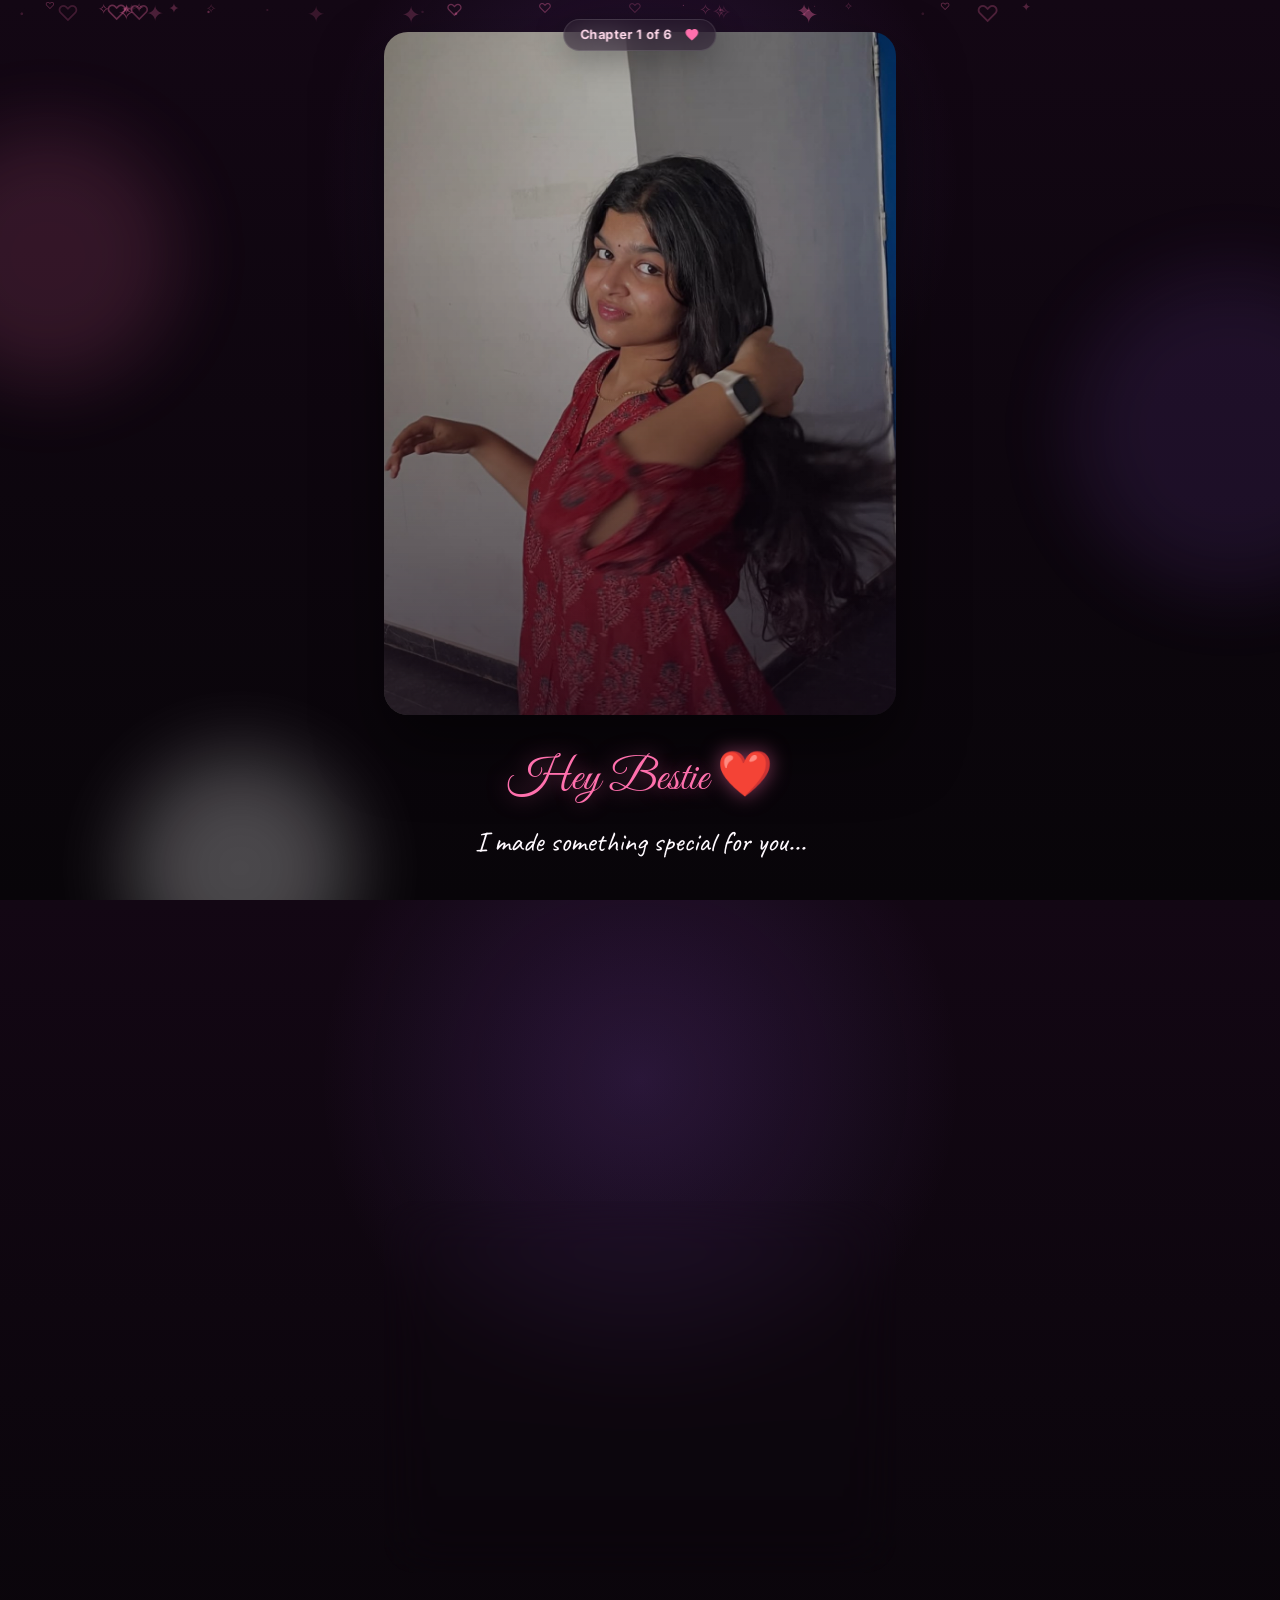
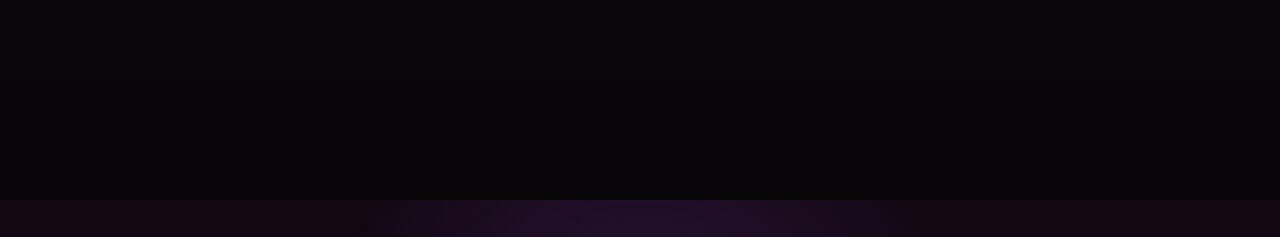
<file: index.html>
<!DOCTYPE html>
<html lang="en">
  <head>
    <meta charset="UTF-8" />
    <meta name="viewport" content="width=device-width, initial-scale=1.0" />
    <meta
      name="description"
      content="I made something for you - A handcrafted emotional birthday gift journey."
    />
    <title>I Made Something For You ❤️</title>
    <link rel="preconnect" href="https://fonts.googleapis.com" />
    <link rel="preconnect" href="https://fonts.gstatic.com" crossorigin />
    <link
      href="https://fonts.googleapis.com/css2?family=Caveat:wght@500;600;700&family=Great+Vibes&family=Inter:wght@400;500;600;700;800&display=swap"
      rel="stylesheet"
    />
    <link rel="stylesheet" href="css/shared.css" />
    <link rel="stylesheet" href="css/invitation.css" />
  </head>
  <body class="is-dark">
    <main class="journey" data-chapter="1">
      <section class="opening-level" aria-label="Birthday opening">
        <!-- Portrait Section -->
        <div class="portrait-section" id="portraitSection">
          <div class="portrait-container">
            <img id="portraitImage" src="" alt="Birthday portrait" class="portrait-photo" />
            <div class="portrait-overlay"></div>
          </div>
          <div class="opening-messages" id="openingMessages">
            <p class="message-line" id="message1"></p>
            <p class="message-line" id="message2"></p>
            <p class="message-line scroll-hint" id="message3"></p>
          </div>
        </div>

        <!-- Password Section (revealed on scroll) -->
        <div class="password-section" id="passwordSection" aria-hidden="true">
          <div class="password-card">
            <p class="password-kicker">A little secret before we begin...</p>
            <h2>Enter your birthday to unlock this surprise ❤️</h2>
            
            <div class="password-input-group">
              <input 
                type="text" 
                id="passwordInput" 
                class="password-input" 
                placeholder="Enter the secret..." 
                maxlength="10"
                aria-label="Enter your birthday"
              />
              <button id="submitPassword" class="primary-button" type="button">
                Unlock
              </button>
            </div>
            
            <p id="passwordMessage" class="password-message"></p>
          </div>
        </div>
      </section>
    </main>

    <script src="js/config.js"></script>
    <script src="js/shared.js"></script>
    <script src="js/invitation.js"></script>
  </body>
</html>
</file>
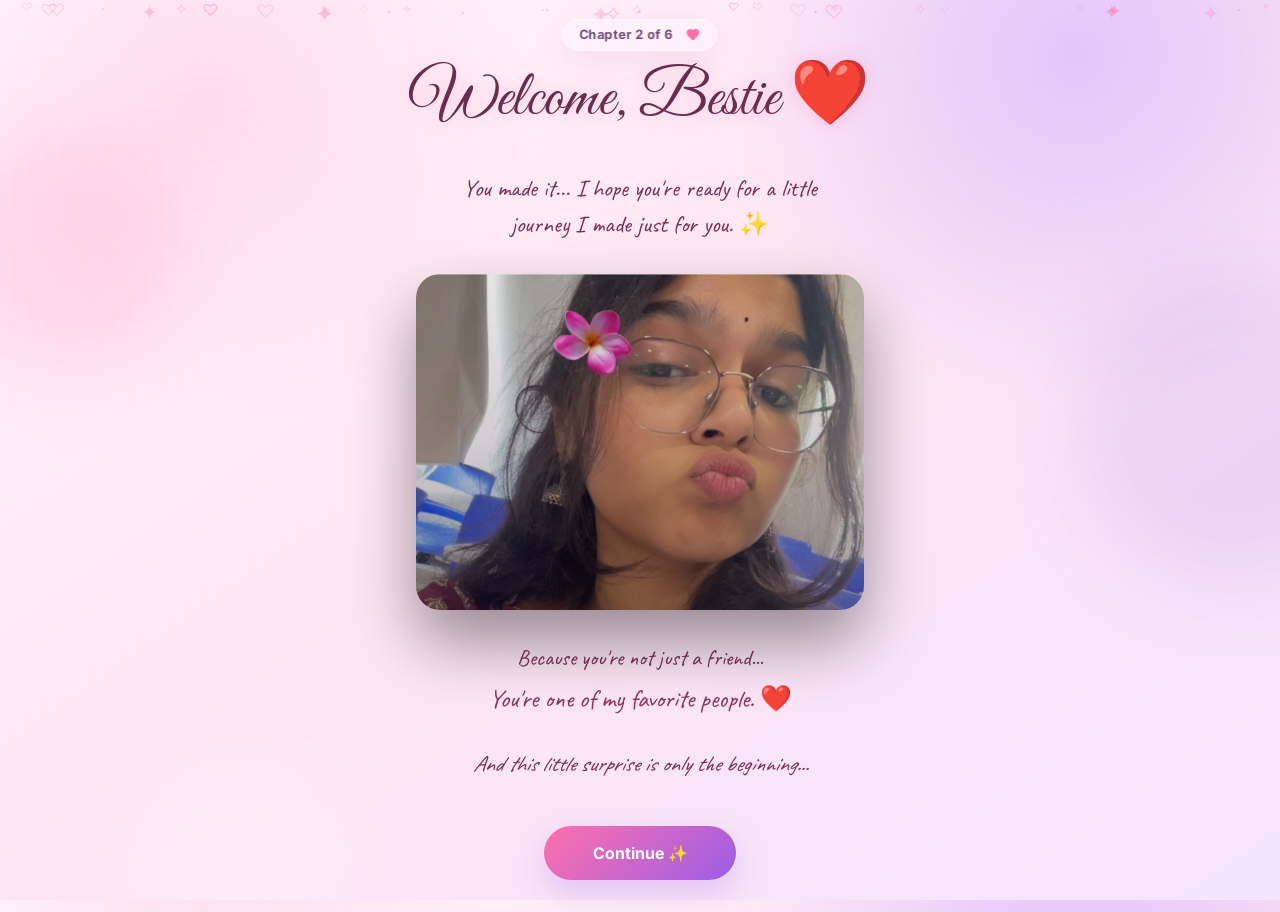
<file: gift.html>
<!DOCTYPE html>
<html lang="en">
  <head>
    <meta charset="UTF-8" />
    <meta name="viewport" content="width=device-width, initial-scale=1.0" />
    <meta
      name="description"
      content="A warm welcome to your birthday surprise journey."
    />
    <title>Chapter 2: Welcome ❤️</title>
    <link rel="preconnect" href="https://fonts.googleapis.com" />
    <link rel="preconnect" href="https://fonts.gstatic.com" crossorigin />
    <link
      href="https://fonts.googleapis.com/css2?family=Caveat:wght@500;600;700&family=Great+Vibes&family=Inter:wght@400;500;600;700;800&display=swap"
      rel="stylesheet"
    />
    <link rel="stylesheet" href="css/shared.css" />
    <link rel="stylesheet" href="css/gift.css" />
  </head>
  <body>
    <main class="journey" data-chapter="2">
      <section class="welcome-level" aria-label="Welcome message">
        <div class="welcome-container">
          <div class="welcome-content">
            <h1 id="welcomeHeading" class="welcome-heading"></h1>
            <p id="welcomeMessage" class="welcome-message"></p>
            
            <div class="welcome-photo-card">
              <img id="welcomePhoto" src="" alt="Welcome photo" class="welcome-photo" />
              <div class="photo-overlay"></div>
            </div>
            
            <div class="welcome-subtext">
              <p id="subtext1" class="subtext-line"></p>
              <p id="subtext2" class="subtext-line"></p>
            </div>
            
            <p id="secondaryMessage" class="secondary-message"></p>
            
            <button id="continueButton" class="primary-button welcome-button" type="button">
              <span id="buttonText"></span>
            </button>
          </div>
        </div>
      </section>
    </main>

    <script src="js/config.js"></script>
    <script src="js/shared.js"></script>
    <script src="js/gift.js"></script>
  </body>
</html>
</file>
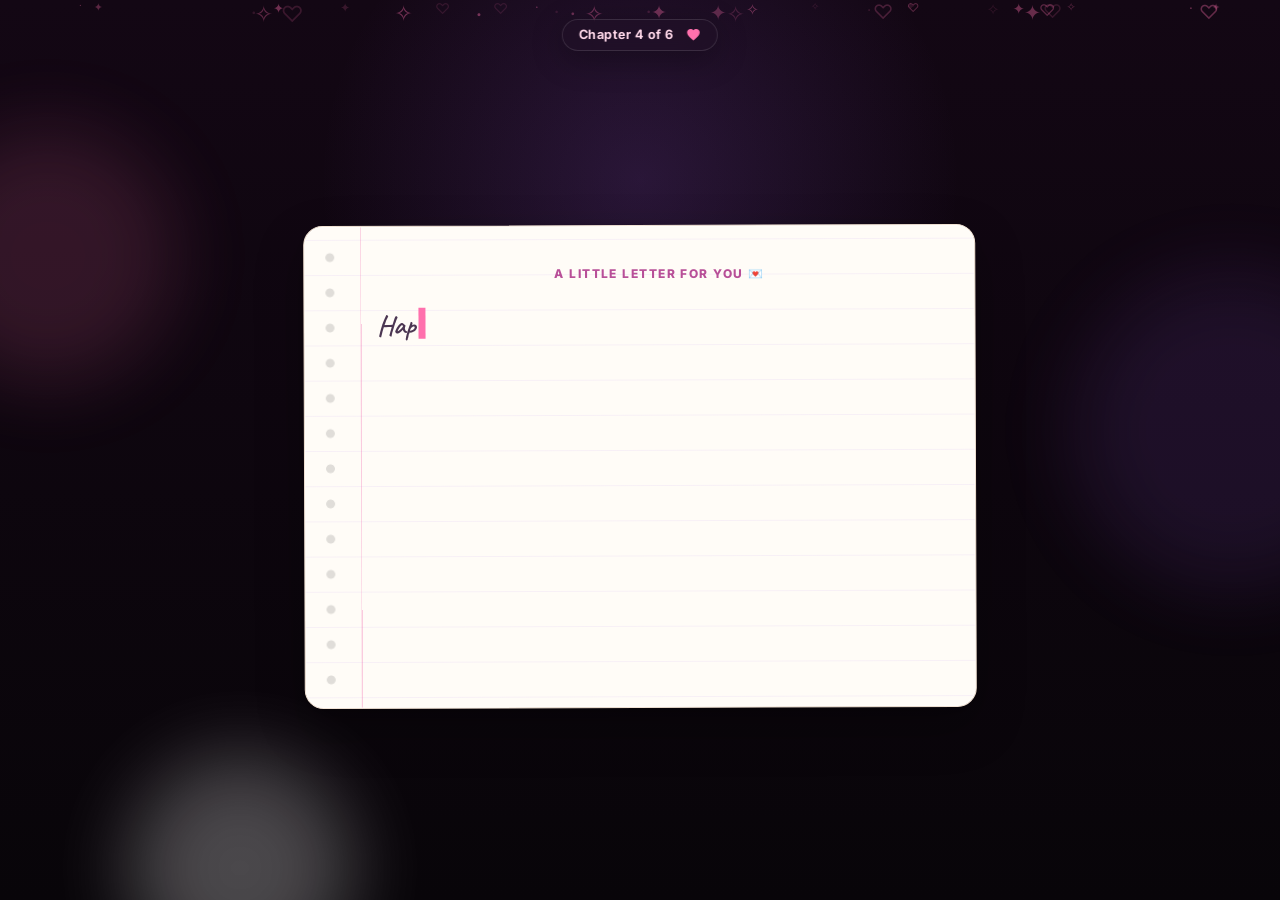
<file: letter.html>
<!DOCTYPE html>
<html lang="en">
  <head>
    <meta charset="UTF-8" />
    <meta name="viewport" content="width=device-width, initial-scale=1.0" />
    <meta
      name="description"
      content="A handwritten birthday letter to my favorite person."
    />
    <title>Chapter 4: The Letter 💌</title>
    <link rel="preconnect" href="https://fonts.googleapis.com" />
    <link rel="preconnect" href="https://fonts.gstatic.com" crossorigin />
    <link
      href="https://fonts.googleapis.com/css2?family=Caveat:wght@500;600;700&family=Great+Vibes&family=Inter:wght@400;500;600;700;800&display=swap"
      rel="stylesheet"
    />
    <link rel="stylesheet" href="css/shared.css" />
    <link rel="stylesheet" href="css/letter.css" />
  </head>
  <body class="is-dark">
    <main class="journey" data-chapter="4">
      <section class="letter-level" aria-label="Birthday letter">
        <div class="letter-shell">
          <div class="paper-card">
            <p id="letterHeading" class="letter-heading"></p>
            <p id="typedLetter" class="typed-letter"></p>
            <span id="letterSignature" class="letter-signature"></span>
            
            <button id="surpriseButton" class="primary-button paper-button" type="button" style="display: inline-flex; align-items: center; justify-content: center;">
              Open the Surprise 
              <svg viewBox="0 0 24 24" fill="currentColor" style="width: 1.25rem; height: 1.25rem; margin-left: 0.4rem; display: inline-block; vertical-align: middle;"><path d="M20 6h-2.18c.11-.31.18-.65.18-1 0-1.66-1.34-3-3-3-1.05 0-1.96.54-2.5 1.35l-.5.67-.5-.67C10.96 2.54 10.05 2 9 2 7.34 2 6 3.34 6 5c0 .35.07.69.18 1H4c-1.11 0-1.99.89-1.99 2L2 19c0 1.11.89 2 2 2h16c1.11 0 2-.89 2-2V8c0-1.11-.89-2-2-2zm-5-2c.55 0 1 .45 1 1s-.45 1-1 1-1-.45-1-1 .45-1 1-1zM9 4c.55 0 1 .45 1 1s-.45 1-1 1-1-.45-1-1 .45-1 1-1zm11 15H4V8h16v11zM11 9.5h2V18h-2zM5.5 12h13v2h-13z"/></svg>
            </button>
          </div>
        </div>
      </section>
    </main>

    <script src="js/config.js"></script>
    <script src="js/shared.js"></script>
    <script src="js/letter.js"></script>
  </body>
</html>
</file>
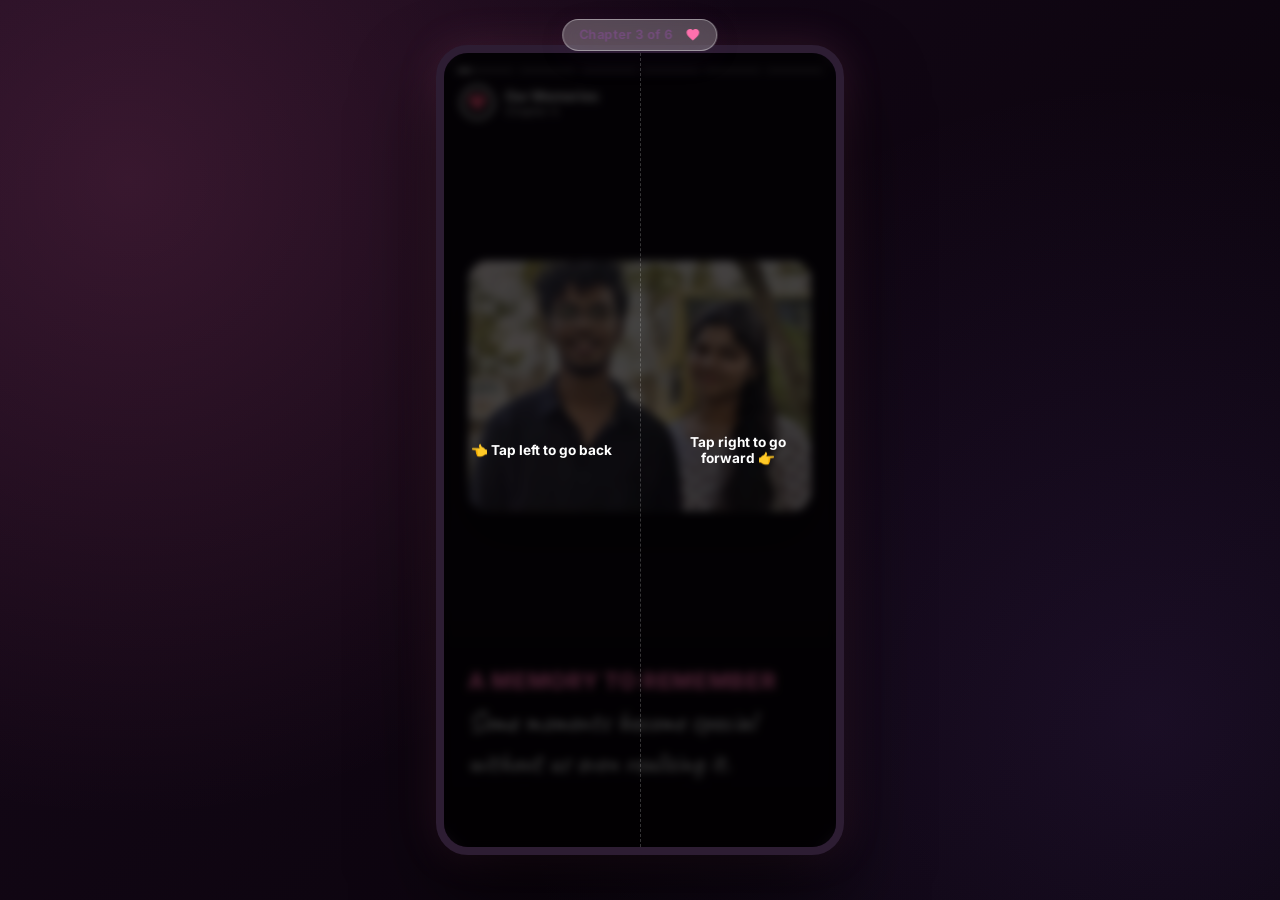
<file: story.html>
<!DOCTYPE html>
<html lang="en">
  <head>
    <meta charset="UTF-8" />
    <meta name="viewport" content="width=device-width, initial-scale=1.0" />
    <meta
      name="description"
      content="Our memories together - A friendship journey through special moments."
    />
    <title>Chapter 3: Our Memories ❤️</title>
    <link rel="preconnect" href="https://fonts.googleapis.com" />
    <link rel="preconnect" href="https://fonts.gstatic.com" crossorigin />
    <link
      href="https://fonts.googleapis.com/css2?family=Caveat:wght@500;600;700&family=Great+Vibes&family=Inter:wght@400;500;600;700;800&display=swap"
      rel="stylesheet"
    />
    <link rel="stylesheet" href="css/shared.css" />
    <link rel="stylesheet" href="css/story.css" />
  </head>
  <body>
    <main class="journey" data-chapter="3">
      <section class="story-level" aria-label="Our story timeline">
        
        <!-- Premium Instagram-Style Stories Container -->
        <div class="stories-viewer" id="storiesViewer">
          
          <!-- Segmented progress bars at the top -->
          <div class="progress-bar-container" id="progressBarContainer"></div>

          <!-- Header overlay (User Profile details) -->
          <div class="stories-header">
            <div class="profile-group">
              <div class="avatar-circle" style="color: #ff527c; display: flex; align-items: center; justify-content: center; background: rgba(255, 255, 255, 0.08); border-radius: 50%;"><svg viewBox="0 0 24 24" fill="currentColor" style="width: 1.3rem; height: 1.3rem;"><path d="M12 21.35l-1.45-1.32C5.4 15.36 2 12.28 2 8.5 2 5.42 4.42 3 7.5 3c1.74 0 3.41.81 4.5 2.09C13.09 3.81 14.76 3 16.5 3 19.58 3 22 5.42 22 8.5c0 3.78-3.4 6.86-8.55 11.54L12 21.35z"/></svg></div>
              <div class="profile-text">
                <span class="profile-name">Our Memories</span>
                <span class="profile-subtitle">Chapter 3</span>
              </div>
            </div>
            <button id="musicToggleBtn" class="mute-btn" type="button" aria-label="Mute or unmute music">
              <svg id="musicIcon" width="20" height="20" viewBox="0 0 24 24" fill="currentColor">
                <path d="M12 3v10.55c-.59-.34-1.27-.55-2-.55-2.21 0-4 1.79-4 4s1.79 4 4 4 4-1.79 4-4V7h4V3h-6z"/>
              </svg>
            </button>
          </div>

          <!-- Slide Content Area -->
          <div class="slides-wrapper" id="slidesWrapper"></div>

          <!-- Gesture Navigation Overlay (Left & Right tap zones) -->
          <div class="nav-tap-zones">
            <div class="tap-zone left-zone" id="tapLeft" role="button" aria-label="Previous slide"></div>
            <div class="tap-zone right-zone" id="tapRight" role="button" aria-label="Next slide"></div>
          </div>

          <!-- Tutorial Helper (Fades out after 2.5 seconds) -->
          <div class="stories-tutorial" id="storiesTutorial">
            <div class="tut-instruction left-tut">👈 Tap left to go back</div>
            <div class="tut-instruction right-tut">Tap right to go forward 👉</div>
          </div>
        </div>

      </section>
    </main>

    <script src="js/config.js"></script>
    <script src="js/shared.js"></script>
    <script src="js/story.js"></script>
  </body>
</html>
</file>
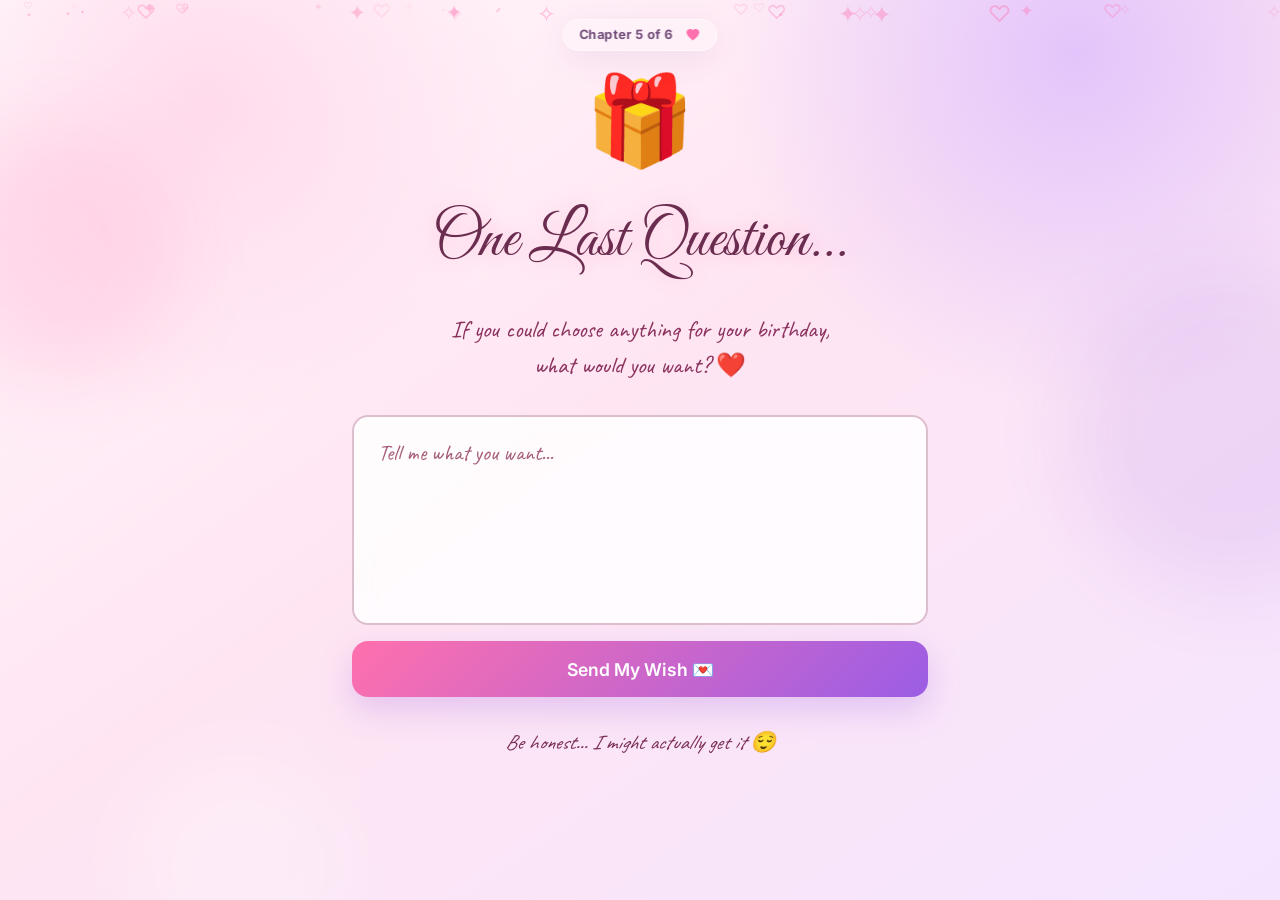
<file: surprise.html>
<!DOCTYPE html>
<html lang="en">
  <head>
    <meta charset="UTF-8" />
    <meta name="viewport" content="width=device-width, initial-scale=1.0" />
    <meta
      name="description"
      content="A birthday gift request - tell me what you want for your birthday."
    />
    <title>Chapter 5: Birthday Gift Request 🎁</title>
    <link rel="preconnect" href="https://fonts.googleapis.com" />
    <link rel="preconnect" href="https://fonts.gstatic.com" crossorigin />
    <link
      href="https://fonts.googleapis.com/css2?family=Caveat:wght@500;600;700&family=Great+Vibes&family=Inter:wght@400;500;600;700;800&display=swap"
      rel="stylesheet"
    />
    <link rel="stylesheet" href="css/shared.css" />
    <link rel="stylesheet" href="css/surprise.css" />
  </head>
  <body>
    <main class="journey" data-chapter="5">
      <section class="surprise-level" aria-label="Birthday gift request">
        <div class="gift-request-container">
          <div class="gift-icon">🎁</div>
          
          <h2 class="request-heading">One Last Question...</h2>
          
          <p class="request-subtitle">
            If you could choose anything for your birthday,<br>
            what would you want? ❤️
          </p>
          
          <form id="giftRequestForm" class="gift-request-form">
            <textarea 
              id="wishInput" 
              name="wish" 
              class="wish-textarea" 
              placeholder="Tell me what you want..."
              rows="5"
              aria-label="Your birthday wish"
              required
            ></textarea>
            
            <button type="submit" class="primary-button submit-wish-button">
              Send My Wish 💌
            </button>
          </form>
          
          <p class="request-note">Be honest... I might actually get it 😌</p>
          
          <!-- Success message (hidden by default) -->
          <div id="successMessage" class="success-message" aria-live="polite">
            <p class="success-title">Wish received! ❤️</p>
            <p class="success-subtitle">I'll keep that in mind... 🎁</p>
          </div>
          
          <!-- Continue button (hidden by default, shown after successful submission) -->
          <button id="continueButton" class="primary-button continue-button" type="button">
            Continue ✨
          </button>
          
          <!-- Validation message (hidden by default) -->
          <div id="validationMessage" class="validation-message" aria-live="polite">
            Please tell me what you want... 🥺
          </div>
          
          <!-- Development message (shown when endpoint is empty) -->
          <div id="devMessage" class="dev-message" aria-live="polite">
            <p>Form submission not configured yet.</p>
            <p>Add your Formspree endpoint in js/config.js to enable submissions.</p>
          </div>
        </div>
      </section>
    </main>

    <script src="js/config.js"></script>
    <script src="js/shared.js"></script>
    <script src="js/surprise.js"></script>
  </body>
</html>
</file>
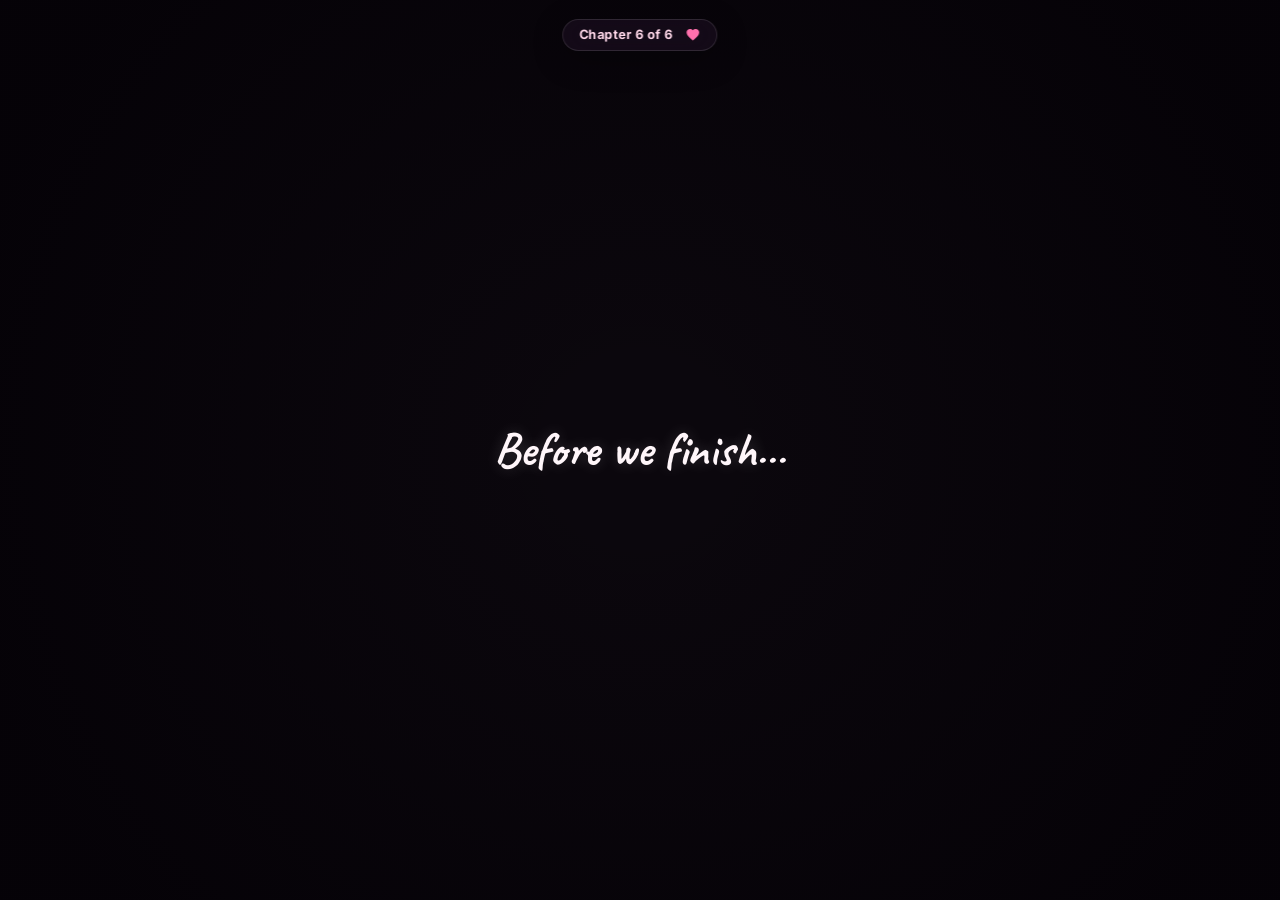
<file: wish.html>
<!DOCTYPE html>
<html lang="en">
  <head>
    <meta charset="UTF-8" />
    <meta name="viewport" content="width=device-width, initial-scale=1.0" />
    <meta name="description" content="Close your eyes and make a special birthday wish." />
    <title>Make A Wish ✦</title>
    <link rel="preconnect" href="https://fonts.googleapis.com" />
    <link rel="preconnect" href="https://fonts.gstatic.com" crossorigin />
    <link
      href="https://fonts.googleapis.com/css2?family=Caveat:wght@500;600;700&family=Inter:wght@400;500;600;700;800&display=swap"
      rel="stylesheet"
    />
    <link rel="stylesheet" href="css/shared.css" />
    <link rel="stylesheet" href="css/wish.css" />
  </head>
  <body class="is-dark">
    <main class="journey" data-chapter="6">
      <section class="wish-level" aria-label="Make a wish">
        <div id="wishFlash" class="wish-overlay-flash" aria-hidden="true"></div>

        <!-- Sequential text prompt slides -->
        <div class="wish-prompt-container">
          <p id="wishPrompt" class="wish-prompt"></p>
        </div>

        <!-- Birthday Cake Area (transitions in after text slides complete) -->
        <div class="cake-section" id="cakeSection">
          <div class="cake-container">
            <!-- Gourmet Birthday Cake SVG illustration -->
            <svg class="cake-svg" viewBox="0 0 200 220" xmlns="http://www.w3.org/2000/svg">
              <!-- Golden platter base -->
              <ellipse cx="100" cy="185" rx="75" ry="12" fill="#ffd700" opacity="0.85" />
              <ellipse cx="100" cy="183" rx="72" ry="10" fill="#ffffff" opacity="0.9" />
              <ellipse cx="100" cy="183" rx="68" ry="8" fill="#ffd700" opacity="0.25" />
              
              <!-- Cake body base layer -->
              <path d="M40,120 C40,120 40,175 40,175 C40,180 160,180 160,175 C160,175 160,120 160,120 Z" fill="#ffe5ee" />
              
              <!-- Frosted cake top surface -->
              <ellipse cx="100" cy="120" rx="60" ry="12" fill="#fff0f5" />
              
              <!-- Drips or frosting design on the side -->
              <path d="M40,120 C45,130 50,132 55,124 C60,120 65,135 70,126 C75,120 80,128 85,123 C90,120 95,132 100,124 C105,120 110,130 115,122 C120,120 125,128 130,123 C135,120 140,134 145,124 C150,120 155,125 160,120 C160,120 160,128 160,128 C155,132 150,128 145,134 C140,138 135,128 130,131 C125,134 120,128 115,130 C110,132 105,128 100,132 C95,135 90,128 85,131 C80,134 75,128 70,133 C65,136 60,128 55,131 C50,133 45,128 40,126 Z" fill="#ffccd8" opacity="0.95" />

              <!-- Decorative white whipped cream drops -->
              <circle cx="55" cy="118" r="4.5" fill="#ffffff" />
              <circle cx="70" cy="122" r="5" fill="#ffffff" />
              <circle cx="85" cy="124" r="5" fill="#ffffff" />
              <circle cx="100" cy="125" r="5.5" fill="#ffffff" />
              <circle cx="115" cy="124" r="5" fill="#ffffff" />
              <circle cx="130" cy="122" r="5" fill="#ffffff" />
              <circle cx="145" cy="118" r="4.5" fill="#ffffff" />
              
              <!-- Striped gold candle stick -->
              <rect x="97" y="65" width="6" height="45" rx="2.5" fill="#ffd700" />
              <line x1="97" y1="75" x2="103" y2="70" stroke="#ffffff" stroke-width="2" />
              <line x1="97" y1="88" x2="103" y2="83" stroke="#ffffff" stroke-width="2" />
              <line x1="97" y1="101" x2="103" y2="96" stroke="#ffffff" stroke-width="2" />
              
              <!-- Candle wick -->
              <line x1="100" y1="65" x2="100" y2="58" stroke="#222222" stroke-width="1.5" />
            </svg>

            <!-- HTML/CSS organic layered flickering flame -->
            <div class="flame-wrapper" id="candleFlame">
              <div class="flame-outer"></div>
              <div class="flame-inner"></div>
              <div class="flame-core"></div>
            </div>

            <!-- Blowout Smoke Trail -->
            <div class="smoke-trail" id="smokeTrail"></div>
          </div>

          <!-- Interaction Actions -->
          <div class="wish-action-card">
            <!-- iOS permission / start trigger -->
            <button id="startWishBtn" class="primary-button action-btn" type="button">
              Start Wishing
            </button>
            
            <!-- Desktop fallback action button -->
            <button id="blowCandleBtn" class="primary-button action-btn is-hidden" type="button">
              Blow Out Candle
            </button>
            
            <!-- Mobile accelerometer instructions -->
            <p id="shakeInstruction" class="shake-instruction is-hidden">
              Now close your eyes, make a wish,<br>and gently shake your phone or tap the flame.
            </p>
          </div>
        </div>
      </section>
    </main>

    <script src="js/config.js"></script>
    <script src="js/shared.js"></script>
    <script src="js/wish.js"></script>
  </body>
</html>
</file>
<file: css/shared.css>
:root {
  --pink: #ff70ad;
  --blush: #ffd8ea;
  --lavender: #d9b8ff;
  --purple: #9b5de5;
  --deep: #140816;
  --deep-soft: #211126;
  --paper: #fffaf5;
  --ink: #3e2647;
  --muted: #806888;
  --white: #fffaff;
  --glass: rgba(255, 255, 255, 0.22);
  --glass-border: rgba(255, 255, 255, 0.4);
  --shadow: 0 1.8rem 4.5rem rgba(90, 35, 110, 0.18);
}

* {
  box-sizing: border-box;
}

html {
  scroll-behavior: smooth;
  height: 100%;
}

body {
  margin: 0;
  min-height: 100svh;
  overflow-x: hidden;
  color: var(--ink);
  font-family: "Inter", system-ui, -apple-system, sans-serif;
  background:
    radial-gradient(circle at 16% 12%, rgba(255, 216, 234, 0.9), transparent 20rem),
    radial-gradient(circle at 84% 6%, rgba(217, 184, 255, 0.72), transparent 22rem),
    linear-gradient(145deg, #fff8fc 0%, #ffe5f2 46%, #f4e5ff 100%);
  transition: background 1s ease;
}

body.is-dark {
  color: var(--white);
  background:
    radial-gradient(circle at 50% 20%, rgba(155, 93, 229, 0.18), transparent 20rem),
    linear-gradient(180deg, #130714 0%, #080509 100%);
}

button, a {
  font: inherit;
  color: inherit;
  text-decoration: none;
}

/* Ambient Layer */
.ambient,
.particle-layer {
  position: fixed;
  inset: 0;
  overflow: hidden;
  pointer-events: none;
}

.ambient {
  z-index: 0;
}

.particle-layer {
  z-index: 1;
}

.aura {
  position: absolute;
  border-radius: 999px;
  filter: blur(40px);
  opacity: 0.6;
  animation: auraDrift 16s ease-in-out infinite alternate;
}

.aura-one {
  width: 16rem;
  height: 16rem;
  left: -5rem;
  top: 8rem;
  background: rgba(255, 112, 173, 0.3);
}

.aura-two {
  width: 20rem;
  height: 20rem;
  right: -7rem;
  top: 25%;
  background: rgba(155, 93, 229, 0.24);
  animation-delay: -4s;
}

.aura-three {
  width: 14rem;
  height: 14rem;
  left: 20%;
  bottom: -5rem;
  background: rgba(255, 255, 255, 0.6);
  animation-delay: -8s;
}

.particle {
  position: absolute;
  color: rgba(255, 112, 173, 0.6);
  font-size: 0.85rem;
  animation: floatParticle linear infinite;
}

/* Glassmorphism Capsule Button */
.primary-button,
.secondary-button {
  min-width: 12rem;
  min-height: 3.4rem;
  display: inline-flex;
  align-items: center;
  justify-content: center;
  gap: 0.5rem;
  border: 0;
  border-radius: 999px;
  color: white;
  font-weight: 700;
  font-size: 1rem;
  background: linear-gradient(135deg, var(--pink), var(--purple));
  box-shadow: 0 0.8rem 2rem rgba(155, 93, 229, 0.25);
  cursor: pointer;
  transition: transform 0.3s cubic-bezier(0.175, 0.885, 0.32, 1.275), box-shadow 0.3s ease;
  user-select: none;
}

.primary-button:hover,
.secondary-button:hover {
  transform: translateY(-3px) scale(1.03);
  box-shadow: 0 1.2rem 2.5rem rgba(155, 93, 229, 0.35);
}

.primary-button:active,
.secondary-button:active {
  transform: translateY(-1px) scale(0.98);
}

.secondary-button:focus-visible,
.primary-button:focus-visible {
  outline: 3px solid rgba(155, 93, 229, 0.48);
  outline-offset: 6px;
}

/* Progress Indicator */
.progress-indicator {
  position: fixed;
  top: 1.2rem;
  left: 50%;
  transform: translateX(-50%);
  z-index: 1000;
  display: flex;
  align-items: center;
  gap: 0.5rem;
  padding: 0.45rem 1rem;
  border-radius: 999px;
  background: rgba(255, 255, 255, 0.25);
  border: 1px solid rgba(255, 255, 255, 0.4);
  backdrop-filter: blur(16px);
  -webkit-backdrop-filter: blur(16px);
  box-shadow: 0 0.5rem 2rem rgba(90, 35, 110, 0.08);
  font-size: 0.8rem;
  font-weight: 700;
  color: #724c7a;
  letter-spacing: 0.03em;
  pointer-events: none;
  animation: arriveSoftly 800ms ease both;
}

body.is-dark .progress-indicator {
  color: var(--blush);
  background: rgba(33, 17, 38, 0.5);
  border: 1px solid rgba(255, 255, 255, 0.12);
  box-shadow: 0 0.5rem 2rem rgba(0, 0, 0, 0.3);
}

/* Page Transition Overlay */
.page-transition-overlay {
  position: fixed;
  inset: 0;
  background: #140816;
  z-index: 9999;
  opacity: 1; /* Starts full screen cover, fades out on load */
  pointer-events: all;
  transition: opacity 0.8s cubic-bezier(0.25, 1, 0.5, 1);
}

.page-transition-overlay.is-loaded {
  opacity: 0;
  pointer-events: none;
}

.page-transition-overlay.is-exiting {
  opacity: 1;
  pointer-events: all;
}

/* Main Container Transition */
main.journey {
  position: relative;
  z-index: 2;
  opacity: 0;
  transform: translateY(15px);
  transition: opacity 0.8s cubic-bezier(0.25, 1, 0.5, 1), transform 0.8s cubic-bezier(0.25, 1, 0.5, 1);
}

main.journey.is-active {
  opacity: 1;
  transform: translateY(0);
}

/* Ambient Animations */
@keyframes auraDrift {
  0% {
    transform: translate3d(0, 0, 0) scale(1);
  }
  100% {
    transform: translate3d(1.5rem, -1.5rem, 0) scale(1.08);
  }
}

@keyframes floatParticle {
  from {
    opacity: 0;
    transform: translateY(105vh) rotate(0deg);
  }
  15%, 85% {
    opacity: 0.8;
  }
  to {
    opacity: 0;
    transform: translateY(-10vh) rotate(360deg);
  }
}

@keyframes arriveSoftly {
  from {
    opacity: 0;
    transform: translate(-50%, -10px);
  }
  to {
    opacity: 1;
    transform: translate(-50%, 0);
  }
}

/* Base mobile-first aura sizes */
.aura-one {
  width: 10rem;
  height: 10rem;
  left: -3rem;
  top: 5rem;
  background: rgba(255, 112, 173, 0.25);
}

.aura-two {
  width: 12rem;
  height: 12rem;
  right: -4rem;
  top: 30%;
  background: rgba(155, 93, 229, 0.2);
  animation-delay: -4s;
}

.aura-three {
  width: 8rem;
  height: 8rem;
  left: 10%;
  bottom: -3rem;
  background: rgba(255, 255, 255, 0.45);
  animation-delay: -8s;
}

/* Tablet & Desktop upscale */
@media (min-width: 768px) {
  .aura-one { width: 16rem; height: 16rem; left: -5rem; top: 8rem; }
  .aura-two { width: 20rem; height: 20rem; right: -7rem; }
  .aura-three { width: 14rem; height: 14rem; bottom: -5rem; }
}

/* Respect user preferences for reduced motion */
@media (prefers-reduced-motion: reduce) {
  *, ::before, ::after {
    animation-delay: -1ms !important;
    animation-duration: 1ms !important;
    animation-iteration-count: 1 !important;
    background-attachment: initial !important;
    scroll-behavior: auto !important;
    transition-duration: 0s !important;
    transition-delay: 0s !important;
  }
}
</file>
<file: css/invitation.css>
/* Opening Level Container */
.opening-level {
  min-height: 150svh;
  position: relative;
  z-index: 2;
}

/* Portrait Section */
.portrait-section {
  min-height: 100svh;
  display: flex;
  flex-direction: column;
  align-items: center;
  justify-content: center;
  padding: 2rem 1rem;
  position: relative;
}

.portrait-container {
  position: relative;
  width: min(100%, 28rem);
  max-width: 90vw;
  aspect-ratio: 3/4;
  border-radius: 1.5rem;
  overflow: hidden;
  box-shadow: 0 2rem 4rem rgba(0, 0, 0, 0.5);
  animation: portraitFadeIn 1.5s cubic-bezier(0.25, 1, 0.5, 1) both;
}

.portrait-photo {
  width: 100%;
  height: 100%;
  object-fit: cover;
  animation: portraitZoom 8s ease-out both;
}

.portrait-overlay {
  position: absolute;
  inset: 0;
  background: linear-gradient(
    to bottom,
    rgba(20, 8, 22, 0.1) 0%,
    rgba(20, 8, 22, 0.3) 50%,
    rgba(20, 8, 22, 0.7) 100%
  );
  pointer-events: none;
}

/* Opening Messages */
.opening-messages {
  margin-top: 2rem;
  text-align: center;
  display: flex;
  flex-direction: column;
  gap: 1rem;
  animation: messagesSlideUp 1s cubic-bezier(0.25, 1, 0.5, 1) 0.8s both;
}

.message-line {
  margin: 0;
  color: var(--white);
  font-size: clamp(1.4rem, 5vw, 1.8rem);
  font-family: "Caveat", cursive;
  opacity: 0;
  transform: translateY(20px);
  animation: messageFadeIn 0.8s ease forwards;
}

.message-line:nth-child(1) {
  animation-delay: 0.3s;
  font-size: clamp(2rem, 8vw, 2.8rem);
  font-family: "Great Vibes", cursive;
  color: var(--pink);
  text-shadow: 0 0 20px rgba(255, 112, 173, 0.5);
}

.message-line:nth-child(2) {
  animation-delay: 0.8s;
}

.message-line:nth-child(3) {
  animation-delay: 1.3s;
}

.scroll-hint {
  animation: scrollBounce 2s ease-in-out 2s infinite;
  color: var(--blush);
  font-size: clamp(1.2rem, 4vw, 1.4rem);
}

/* Password Section */
.password-section {
  min-height: 100svh;
  display: flex;
  align-items: center;
  justify-content: center;
  padding: 2rem 1rem;
  opacity: 0;
  transform: translateY(50px);
  transition: opacity 0.8s cubic-bezier(0.25, 1, 0.5, 1), transform 0.8s cubic-bezier(0.25, 1, 0.5, 1);
  pointer-events: none;
}

.password-section.is-revealed {
  opacity: 1;
  transform: translateY(0);
  pointer-events: all;
}

.password-card {
  width: min(100%, 28rem);
  max-width: 90vw;
  display: flex;
  flex-direction: column;
  align-items: center;
  gap: 1.5rem;
  padding: 2.5rem 2rem;
  text-align: center;
  border-radius: 2rem;
  border: 1px solid var(--glass-border);
  background: linear-gradient(145deg, rgba(255, 255, 255, 0.12), rgba(255, 255, 255, 0.04));
  box-shadow: 0 1.5rem 3.5rem rgba(0, 0, 0, 0.35);
  backdrop-filter: blur(28px);
  -webkit-backdrop-filter: blur(28px);
}

.password-kicker {
  margin: 0;
  color: var(--pink);
  font-size: 0.75rem;
  font-weight: 800;
  letter-spacing: 0.12em;
  text-transform: uppercase;
}

.password-card h2 {
  font-family: "Great Vibes", cursive;
  font-size: clamp(2rem, 8vw, 2.8rem);
  font-weight: 400;
  margin: 0;
  line-height: 1.2;
  color: var(--white);
  text-shadow: 0 0 15px rgba(255, 112, 173, 0.35);
}

.password-hint {
  margin: 0;
  color: var(--blush);
  opacity: 0.7;
  font-size: 0.9rem;
  font-family: "Inter", sans-serif;
}

.password-input-group {
  display: flex;
  flex-direction: column;
  gap: 1rem;
  width: 100%;
}

.password-input {
  width: 100%;
  padding: 1rem 1.25rem;
  border: 1px solid rgba(255, 255, 255, 0.2);
  border-radius: 1rem;
  background: rgba(255, 255, 255, 0.08);
  color: var(--white);
  font-size: 1.1rem;
  font-family: "Inter", sans-serif;
  text-align: center;
  letter-spacing: 0.1em;
  transition: border-color 0.3s ease, background 0.3s ease, box-shadow 0.3s ease;
  outline: none;
}

.password-input::placeholder {
  color: rgba(255, 255, 255, 0.4);
  letter-spacing: normal;
}

.password-input:focus {
  border-color: var(--pink);
  background: rgba(255, 255, 255, 0.12);
  box-shadow: 0 0 0 3px rgba(255, 112, 173, 0.2);
}

.password-input.is-shake {
  animation: shakeInput 0.5s ease-in-out;
  border-color: #ff6b6b;
}

.password-message {
  margin: 0;
  min-height: 1.5rem;
  font-size: 1rem;
  font-family: "Caveat", cursive;
  color: var(--blush);
  opacity: 0;
  transition: opacity 0.3s ease;
}

.password-message.is-visible {
  opacity: 1;
}

.password-message.is-error {
  color: #ff6b6b;
}

.password-message.is-success {
  color: #6bcb77;
}

/* Success Animation */
.password-card.is-success {
  animation: successPulse 0.6s ease-out;
}

/* Desktop/Tablet Styles */
@media (min-width: 768px) {
  .portrait-container {
    width: min(100%, 32rem);
    max-width: 40vw;
  }

  .password-card {
    width: min(100%, 32rem);
    padding: 3rem 2.5rem;
  }

  .password-input-group {
    flex-direction: row;
  }

  .password-input {
    flex: 1;
  }
}

/* Animations */
@keyframes portraitFadeIn {
  from {
    opacity: 0;
    transform: scale(0.95);
  }
  to {
    opacity: 1;
    transform: scale(1);
  }
}

@keyframes portraitZoom {
  from {
    transform: scale(1);
  }
  to {
    transform: scale(1.05);
  }
}

@keyframes messagesSlideUp {
  from {
    opacity: 0;
    transform: translateY(30px);
  }
  to {
    opacity: 1;
    transform: translateY(0);
  }
}

@keyframes messageFadeIn {
  to {
    opacity: 1;
    transform: translateY(0);
  }
}

@keyframes scrollBounce {
  0%, 100% {
    transform: translateY(0);
  }
  50% {
    transform: translateY(10px);
  }
}

@keyframes shakeInput {
  0%, 100% {
    transform: translateX(0);
  }
  20% {
    transform: translateX(-10px);
  }
  40% {
    transform: translateX(10px);
  }
  60% {
    transform: translateX(-10px);
  }
  80% {
    transform: translateX(10px);
  }
}

@keyframes successPulse {
  0% {
    transform: scale(1);
  }
  50% {
    transform: scale(1.02);
    box-shadow: 0 0 30px rgba(107, 203, 119, 0.4);
  }
  100% {
    transform: scale(1);
  }
}
</file>
<file: css/gift.css>
/* Welcome Level Container */
.welcome-level {
  min-height: 100svh;
  display: flex;
  flex-direction: column;
  justify-content: center;
  align-items: center;
  padding: 4rem 1rem 2rem;
  z-index: 2;
  position: relative;
}

.welcome-container {
  width: min(100%, 28rem);
  max-width: 90vw;
  margin: 0 auto;
}

.welcome-content {
  display: flex;
  flex-direction: column;
  align-items: center;
  gap: 2rem;
  text-align: center;
}

.welcome-heading {
  font-family: "Great Vibes", cursive;
  font-size: clamp(2.5rem, 10vw, 3.5rem);
  font-weight: 400;
  margin: 0;
  line-height: 1.15;
  color: #6B2D4F;
  text-shadow: 0 0 20px rgba(255, 112, 173, 0.3);
  animation: welcomeFadeIn 1s cubic-bezier(0.25, 1, 0.5, 1) both;
}

.welcome-message {
  margin: 0;
  color: #7A2E55;
  font-size: clamp(1.3rem, 5vw, 1.6rem);
  font-family: "Caveat", cursive;
  line-height: 1.5;
  max-width: 35ch;
  opacity: 0;
  animation: welcomeSlideUp 0.8s cubic-bezier(0.25, 1, 0.5, 1) 0.3s both;
}

/* Welcome Photo Card */
.welcome-photo-card {
  position: relative;
  width: min(100%, 24rem);
  aspect-ratio: 4/3;
  border-radius: 1.5rem;
  overflow: hidden;
  box-shadow: 0 2rem 4rem rgba(0, 0, 0, 0.4);
  opacity: 0;
  animation: welcomeScaleIn 1s cubic-bezier(0.25, 1, 0.5, 1) 0.6s both;
}

.welcome-photo {
  width: 100%;
  height: 100%;
  object-fit: cover;
  object-position: center top;
}

.photo-overlay {
  position: absolute;
  inset: 0;
  background: linear-gradient(
    to bottom,
    rgba(20, 8, 22, 0.1) 0%,
    rgba(20, 8, 22, 0.2) 50%,
    rgba(20, 8, 22, 0.4) 100%
  );
  pointer-events: none;
}

/* Welcome Subtext */
.welcome-subtext {
  display: flex;
  flex-direction: column;
  gap: 0.5rem;
  opacity: 0;
  animation: welcomeSlideUp 0.8s cubic-bezier(0.25, 1, 0.5, 1) 0.9s both;
}

.subtext-line {
  margin: 0;
  color: #6B2D4F;
  font-size: clamp(1.2rem, 4.5vw, 1.4rem);
  font-family: "Caveat", cursive;
  line-height: 1.4;
}

.subtext-line:last-child {
  color: #8A315D;
  font-size: clamp(1.3rem, 5vw, 1.5rem);
}

.secondary-message {
  margin: 0;
  color: #7A2E55;
  font-size: clamp(1.1rem, 4vw, 1.3rem);
  font-family: "Caveat", cursive;
  font-style: italic;
  opacity: 0;
  animation: welcomeFadeIn 0.8s cubic-bezier(0.25, 1, 0.5, 1) 1.2s both;
}

/* Welcome Button */
.welcome-button {
  margin-top: 1rem;
  opacity: 0;
  animation: welcomeSlideUp 0.8s cubic-bezier(0.25, 1, 0.5, 1) 1.5s both;
  transition: transform 0.3s cubic-bezier(0.175, 0.885, 0.32, 1.275), box-shadow 0.3s ease;
}

.welcome-button:hover {
  transform: translateY(-3px) scale(1.05);
  box-shadow: 0 1.5rem 3rem rgba(155, 93, 229, 0.4);
}

.welcome-button:active {
  transform: translateY(-1px) scale(0.98);
}

/* Desktop & Tablet Styles */
@media (min-width: 768px) {
  .welcome-container {
    width: min(100%, 36rem);
  }

  .welcome-photo-card {
    width: min(100%, 28rem);
  }

  .welcome-heading {
    font-size: clamp(3rem, 8vw, 4rem);
  }

  .welcome-message {
    font-size: 1.5rem;
  }

  .subtext-line {
    font-size: 1.4rem;
  }

  .subtext-line:last-child {
    font-size: 1.6rem;
  }

  .secondary-message {
    font-size: 1.4rem;
  }
}

/* Animations */
@keyframes welcomeFadeIn {
  from {
    opacity: 0;
  }
  to {
    opacity: 1;
  }
}

@keyframes welcomeSlideUp {
  from {
    opacity: 0;
    transform: translateY(20px);
  }
  to {
    opacity: 1;
    transform: translateY(0);
  }
}

@keyframes welcomeScaleIn {
  from {
    opacity: 0;
    transform: scale(0.95);
  }
  to {
    opacity: 1;
    transform: scale(1);
  }
}
</file>
<file: css/letter.css>
.letter-level {
  min-height: 100svh;
  display: flex;
  justify-content: center;
  align-items: center;
  padding: 4rem 1rem 2rem;
  z-index: 2;
  position: relative;
}

.letter-shell {
  width: 100%;
  max-width: 26rem;
  display: flex;
  justify-content: center;
  align-items: center;
}

/* Notebook Ruled Paper simulation */
.paper-card {
  position: relative;
  width: 100%;
  padding: clamp(1.4rem, 6vw, 2.2rem) clamp(1rem, 4vw, 1.8rem);
  padding-left: clamp(2rem, 8vw, 3rem); /* Margin space for holes and red line */
  border-radius: 1.2rem;
  color: #38263d;
  background-color: #fffcf7;
  
  /* Notebook paper background graphics: Red vertical line and horizontal blue lines */
  background-image: 
    linear-gradient(90deg, rgba(239, 90, 165, 0.3) 1px, transparent 1px),
    linear-gradient(rgba(155, 93, 229, 0.08) 1px, transparent 1px);
  background-size: 100% 100%, 100% 2.2rem;
  background-position: clamp(1.6rem, 6.5vw, 2.5rem) 0, 0 0.8rem;
  background-repeat: no-repeat, repeat;
  
  box-shadow: 
    0 1.2rem 3rem rgba(0, 0, 0, 0.3), 
    0 0.2rem 0.5rem rgba(0, 0, 0, 0.15),
    0 0 0 1px rgba(255, 255, 255, 0.5) inset;
  border: 1px solid #f2e3d5;
  transform: rotate(-0.5deg);
  opacity: 0;
  transition: opacity 1s ease, transform 1s ease;
}

/* Notebook Ring Binder Holes */
.paper-card::before {
  content: "";
  position: absolute;
  top: 0.8rem;
  bottom: 0.8rem;
  left: clamp(0.5rem, 2.2vw, 0.8rem);
  width: 0.6rem;
  background-image: radial-gradient(circle, rgba(0, 0, 0, 0.12) 0.2rem, transparent 0.24rem);
  background-size: 100% 2.2rem;
  background-position: 0 0;
  z-index: 10;
}

.paper-card.is-visible {
  opacity: 1;
  transform: translateY(0) rotate(-0.2deg);
}

.letter-heading {
  margin: 0 0 1.5rem 0;
  color: #b84f98;
  font-size: 0.75rem;
  font-weight: 800;
  letter-spacing: 0.12em;
  text-transform: uppercase;
  text-align: center;
}

.typed-letter {
  min-height: 12rem;
  margin: 1.2rem 0;
  color: #4b3652;
  font-family: "Caveat", cursive;
  font-size: clamp(1.3rem, 5vw, 1.55rem);
  font-weight: 600;
  line-height: 2rem;
  white-space: pre-wrap;
  padding-top: 0.15rem;
}

/* Ruled typewriter caret blink */
.typed-letter::after {
  content: "";
  display: inline-block;
  width: 0.4rem;
  height: 1.1em;
  margin-left: 0.2rem;
  vertical-align: -0.15em;
  background: var(--pink);
  animation: blinkCaret 0.8s steps(2, start) infinite;
}

.typed-letter.typing-done::after {
  display: none;
}

.letter-signature {
  display: block;
  color: var(--purple);
  font-family: "Great Vibes", cursive;
  font-size: clamp(2rem, 8vw, 2.6rem);
  text-align: right;
  margin-top: 1rem;
  padding-right: 0.5rem;
  opacity: 0;
  transform: translateY(8px);
  transition: opacity 1s ease, transform 1s ease;
}

.letter-signature.is-visible {
  opacity: 1;
  transform: translateY(0);
}

.paper-button {
  display: flex;
  margin: 2rem auto 0;
  opacity: 0;
  pointer-events: none;
  transform: translateY(12px);
  transition: opacity 0.8s ease, transform 0.8s ease;
}

.paper-button.is-visible {
  opacity: 1;
  pointer-events: all;
  transform: translateY(0);
}

@keyframes blinkCaret {
  50% { opacity: 0; }
}

/* Desktop & Tablet Scales */
@media (min-width: 768px) {
  .letter-shell {
    max-width: 42rem;
  }
  
  .paper-card {
    padding: 2.5rem 2rem;
    padding-left: 4.5rem;
    background-position: 3.5rem 0, 0 0.8rem;
  }
  
  .paper-card::before {
    left: 1.2rem;
    width: 0.8rem;
    background-image: radial-gradient(circle, rgba(0, 0, 0, 0.12) 0.25rem, transparent 0.3rem);
  }
  
  .typed-letter {
    font-size: 1.75rem;
    min-height: 16rem;
  }
}
</file>
<file: css/story.css>
/* Reset and fill page */
body {
  background: #000;
  overflow: hidden;
}

.story-level {
  min-height: 100svh;
  display: flex;
  align-items: center;
  justify-content: center;
  padding: 0;
  margin: 0;
  position: relative;
  z-index: 2;
}

/* Stories Viewer Container - Mobile Full Screen by Default */
.stories-viewer {
  position: relative;
  width: 100vw;
  height: 100svh;
  background: #0d0611;
  display: flex;
  flex-direction: column;
  overflow: hidden;
  z-index: 10;
}

/* Tablet & Desktop Layout - Scale into a premium mock phone shell */
@media (min-width: 768px) {
  .story-level {
    padding: 2rem 1rem;
    background: 
      radial-gradient(circle at 10% 20%, rgba(255, 112, 173, 0.15), transparent 40rem),
      radial-gradient(circle at 90% 80%, rgba(155, 93, 229, 0.12), transparent 40rem),
      linear-gradient(135deg, #18091b 0%, #060208 100%);
  }

  .stories-viewer {
    width: min(94vw, 25.5rem);
    height: min(90vh, 52rem);
    border-radius: 2rem;
    border: 8px solid #2d1d33;
    box-shadow: 
      0 2.5rem 5rem rgba(0, 0, 0, 0.65), 
      0 0 40px rgba(255, 112, 173, 0.15);
  }
}

/* Segmented progress bars at the top */
.progress-bar-container {
  position: absolute;
  top: clamp(0.7rem, 3.5vw, 1rem);
  left: 0.8rem;
  right: 0.8rem;
  display: flex;
  gap: 0.3rem;
  z-index: 100;
}

.progress-segment {
  height: 3px;
  flex: 1;
  background: rgba(255, 255, 255, 0.3);
  border-radius: 99px;
  overflow: hidden;
}

.progress-fill {
  display: block;
  width: 0%;
  height: 100%;
  background: #fff;
  border-radius: 99px;
}

/* Profile Header Overlay */
.stories-header {
  position: absolute;
  top: clamp(1.4rem, 6vw, 2rem);
  left: 1rem;
  right: 1rem;
  display: flex;
  justify-content: space-between;
  align-items: center;
  z-index: 100;
  pointer-events: none;
}

.profile-group {
  display: flex;
  align-items: center;
  gap: 0.6rem;
}

.avatar-circle {
  width: 2.2rem;
  height: 2.2rem;
  border-radius: 50%;
  background: linear-gradient(135deg, var(--pink), #ff8fab);
  display: flex;
  align-items: center;
  justify-content: center;
  font-size: 1.1rem;
  border: 2px solid white;
  box-shadow: 0 0.2rem 0.5rem rgba(0, 0, 0, 0.2);
}

.profile-text {
  display: flex;
  flex-direction: column;
  text-align: left;
}

.profile-name {
  color: white;
  font-size: 0.85rem;
  font-weight: 700;
  text-shadow: 0 1px 3px rgba(0, 0, 0, 0.4);
}

.profile-subtitle {
  color: rgba(255, 255, 255, 0.7);
  font-size: 0.7rem;
  font-weight: 500;
  text-shadow: 0 1px 3px rgba(0, 0, 0, 0.4);
}

.mute-btn {
  width: 2.2rem;
  height: 2.2rem;
  border-radius: 50%;
  border: 0;
  background: rgba(0, 0, 0, 0.28);
  backdrop-filter: blur(8px);
  -webkit-backdrop-filter: blur(8px);
  color: white;
  display: flex;
  align-items: center;
  justify-content: center;
  cursor: pointer;
  pointer-events: auto;
  transition: transform 0.2s ease, background-color 0.2s ease;
}

.mute-btn:active {
  transform: scale(0.9);
  background: rgba(0, 0, 0, 0.45);
}

/* Slides Wrapper */
.slides-wrapper {
  position: relative;
  width: 100%;
  height: 100%;
  overflow: hidden;
  border-radius: inherit;
}

.story-slide {
  position: absolute;
  inset: 0;
  opacity: 0;
  visibility: hidden;
  z-index: 1;
  transition: opacity 0.4s ease-in-out, visibility 0.4s;
  display: flex;
  flex-direction: column;
  justify-content: center;
  align-items: center;
}

.story-slide.is-active {
  opacity: 1;
  visibility: visible;
  z-index: 2;
}

/* Slide backgrounds */
.slide-bg {
  position: absolute;
  inset: 0;
  background: var(--photo-bg) no-repeat center center;
  background-size: cover;
  filter: blur(25px) brightness(0.5);
  transform: scale(1.2);
  z-index: 1;
}

.slide-bg.no-photo {
  filter: none;
  transform: none;
  background: var(--photo-bg);
}

/* Centered content photo */
.slide-photo {
  position: relative;
  z-index: 2;
  width: 88%;
  max-height: 52vh;
  object-fit: cover;
  border-radius: 1.2rem;
  box-shadow: 0 1.5rem 3.5rem rgba(0, 0, 0, 0.45);
  border: 1px solid rgba(255, 255, 255, 0.15);
  margin-bottom: 8rem; /* Space for content overlay */
}

/* Subtle heart decoration on photos */
.slide-photo::after {
  content: "❤️";
  position: absolute;
  top: -0.8rem;
  right: -0.8rem;
  font-size: 1.5rem;
  opacity: 0.8;
  filter: drop-shadow(0 2px 4px rgba(0, 0, 0, 0.3));
  animation: heartFloat 3s ease-in-out infinite;
}

@keyframes heartFloat {
  0%, 100% {
    transform: translateY(0) scale(1);
  }
  50% {
    transform: translateY(-5px) scale(1.1);
  }
}

/* Slide text caption overlay */
.slide-overlay {
  position: absolute;
  bottom: 0;
  left: 0;
  right: 0;
  padding: 5rem 1.5rem clamp(2.5rem, 8vw, 4rem);
  background: linear-gradient(0deg, rgba(8, 2, 10, 0.98) 0%, rgba(8, 2, 10, 0.75) 70%, transparent 100%);
  z-index: 3;
  display: flex;
  flex-direction: column;
  gap: 0.5rem;
  text-align: left;
}

.slide-overlay h3 {
  margin: 0;
  color: var(--pink);
  font-size: clamp(1.15rem, 5vw, 1.4rem);
  font-weight: 800;
  letter-spacing: 0.03em;
  text-transform: uppercase;
  text-shadow: 0 2px 4px rgba(0, 0, 0, 0.3);
}

.slide-overlay p {
  margin: 0;
  color: rgba(255, 255, 255, 0.95);
  font-family: "Caveat", cursive;
  font-size: clamp(1.4rem, 6vw, 1.8rem);
  line-height: 1.4;
  font-weight: 500;
  text-shadow: 0 1px 3px rgba(0, 0, 0, 0.5);
}

/* Call to action overlay on final slide */
.final-action-card {
  display: flex;
  flex-direction: column;
  align-items: center;
  gap: 1.2rem;
  margin-top: 1rem;
  width: 100%;
}

/* Tap Zones */
.nav-tap-zones {
  position: absolute;
  inset: 0;
  z-index: 50;
  display: flex;
}

.tap-zone {
  height: 100%;
  cursor: pointer;
  -webkit-tap-highlight-color: transparent;
}

.left-zone {
  width: 30%;
}

.right-zone {
  width: 70%;
}

/* Tutorial overlay styling */
.stories-tutorial {
  position: absolute;
  inset: 0;
  background: rgba(0, 0, 0, 0.72);
  backdrop-filter: blur(4px);
  -webkit-backdrop-filter: blur(4px);
  z-index: 200;
  display: flex;
  pointer-events: none;
  opacity: 1;
  transition: opacity 0.5s ease-in-out;
}

.stories-tutorial.is-hidden {
  opacity: 0;
}

.tut-instruction {
  flex: 1;
  display: flex;
  align-items: center;
  justify-content: center;
  color: white;
  font-size: 0.85rem;
  font-weight: 700;
  padding: 1.5rem;
  text-align: center;
}

.left-tut {
  border-right: 1px dashed rgba(255, 255, 255, 0.2);
}
</file>
<file: css/surprise.css>
.surprise-level {
  min-height: 100svh;
  display: flex;
  flex-direction: column;
  justify-content: center;
  align-items: center;
  padding: 4rem 1rem 2rem;
  z-index: 2;
  position: relative;
}

.gift-request-container {
  width: min(100%, 28rem);
  max-width: 90vw;
  text-align: center;
  display: flex;
  flex-direction: column;
  align-items: center;
  gap: 1.5rem;
  opacity: 0;
  animation: fadeInUp 1s cubic-bezier(0.25, 1, 0.5, 1) forwards;
}

.gift-icon {
  font-size: clamp(4rem, 16vw, 5rem);
  animation: giftBounce 2s ease-in-out infinite;
}

.request-heading {
  font-family: "Great Vibes", cursive;
  font-size: clamp(2.5rem, 10vw, 3.5rem);
  font-weight: 400;
  margin: 0;
  line-height: 1.15;
  color: #6B2D4F;
  text-shadow: 0 0 20px rgba(255, 112, 173, 0.3);
}

.request-subtitle {
  margin: 0;
  color: #8A315D;
  font-size: clamp(1.3rem, 5vw, 1.6rem);
  font-family: "Caveat", cursive;
  line-height: 1.5;
  max-width: 35ch;
}

.gift-request-form {
  width: 100%;
  display: flex;
  flex-direction: column;
  gap: 1rem;
}

.wish-textarea {
  width: 100%;
  padding: 1rem 1.2rem;
  border: 2px solid rgba(138, 49, 93, 0.3);
  border-radius: 1rem;
  background: rgba(255, 255, 255, 0.85);
  backdrop-filter: blur(10px);
  -webkit-backdrop-filter: blur(10px);
  color: #5A2345;
  font-family: "Caveat", cursive;
  font-size: clamp(1.2rem, 4.5vw, 1.4rem);
  line-height: 1.5;
  resize: none;
  transition: border-color 0.3s ease, background 0.3s ease, box-shadow 0.3s ease;
}

.wish-textarea::placeholder {
  color: #A65D7A;
}

.wish-textarea:focus {
  outline: none;
  border-color: var(--pink);
  background: rgba(255, 255, 255, 0.95);
  box-shadow: 0 0 20px rgba(255, 112, 173, 0.3);
}

.submit-wish-button {
  width: 100%;
  padding: 1rem 1.5rem;
  border: none;
  border-radius: 1rem;
  background: linear-gradient(135deg, var(--pink), var(--purple));
  color: white;
  font-family: "Inter", sans-serif;
  font-size: clamp(1rem, 4vw, 1.1rem);
  font-weight: 600;
  cursor: pointer;
  transition: transform 0.3s cubic-bezier(0.175, 0.885, 0.32, 1.275), box-shadow 0.3s ease;
}

.submit-wish-button:hover {
  transform: translateY(-3px) scale(1.02);
  box-shadow: 0 1.5rem 3rem rgba(155, 93, 229, 0.4);
}

.submit-wish-button:active {
  transform: translateY(-1px) scale(0.98);
}

.submit-wish-button:disabled {
  opacity: 0.6;
  cursor: not-allowed;
  transform: none;
}

.continue-button {
  width: 100%;
  padding: 1rem 1.5rem;
  border: none;
  border-radius: 1rem;
  background: linear-gradient(135deg, var(--pink), var(--purple));
  color: white;
  font-family: "Inter", sans-serif;
  font-size: clamp(1rem, 4vw, 1.1rem);
  font-weight: 600;
  cursor: pointer;
  opacity: 0;
  pointer-events: none;
  transform: translateY(12px);
  transition: opacity 0.8s ease, transform 0.8s ease, box-shadow 0.3s ease;
  margin-top: 1.5rem;
}

.continue-button.is-visible {
  opacity: 1;
  pointer-events: all;
  transform: translateY(0);
}

.continue-button:hover {
  transform: translateY(-3px) scale(1.02);
  box-shadow: 0 1.5rem 3rem rgba(155, 93, 229, 0.4);
}

.continue-button:active {
  transform: translateY(-1px) scale(0.98);
}

.request-note {
  margin: 0;
  color: #7A2E55;
  font-size: clamp(1rem, 4vw, 1.2rem);
  font-family: "Caveat", cursive;
  font-style: italic;
  opacity: 1;
}

/* Success Message */
.success-message {
  display: none;
  flex-direction: column;
  align-items: center;
  gap: 0.8rem;
  padding: 2rem;
  border-radius: 1.2rem;
  background: rgba(72, 187, 120, 0.15);
  border: 1px solid rgba(72, 187, 120, 0.3);
  backdrop-filter: blur(10px);
  -webkit-backdrop-filter: blur(10px);
  animation: fadeInScale 0.5s ease;
}

.success-message.is-visible {
  display: flex;
}

.success-title {
  margin: 0;
  color: #48bb78;
  font-family: "Great Vibes", cursive;
  font-size: clamp(2rem, 8vw, 2.5rem);
  font-weight: 400;
}

.success-subtitle {
  margin: 0;
  color: var(--white);
  font-family: "Caveat", cursive;
  font-size: clamp(1.3rem, 5vw, 1.5rem);
}

/* Validation Message */
.validation-message {
  display: none;
  padding: 0.8rem 1.2rem;
  border-radius: 0.8rem;
  background: rgba(255, 112, 173, 0.15);
  border: 1px solid rgba(255, 112, 173, 0.3);
  color: #ff70ad;
  font-family: "Caveat", cursive;
  font-size: clamp(1.1rem, 4vw, 1.3rem);
  animation: shake 0.5s ease;
}

.validation-message.is-visible {
  display: block;
}

/* Development Message */
.dev-message {
  display: none;
  padding: 1rem 1.2rem;
  border-radius: 0.8rem;
  background: rgba(255, 193, 7, 0.2);
  border: 1px solid rgba(255, 193, 7, 0.5);
  color: #B8860B;
  font-family: "Caveat", cursive;
  font-size: clamp(1rem, 4vw, 1.2rem);
  line-height: 1.5;
}

.dev-message.is-visible {
  display: block;
}

.dev-message p {
  margin: 0.3rem 0;
}

/* Animations */
@keyframes fadeInUp {
  from {
    opacity: 0;
    transform: translateY(20px);
  }
  to {
    opacity: 1;
    transform: translateY(0);
  }
}

@keyframes giftBounce {
  0%, 100% {
    transform: translateY(0);
  }
  50% {
    transform: translateY(-10px);
  }
}

@keyframes fadeInScale {
  from {
    opacity: 0;
    transform: scale(0.95);
  }
  to {
    opacity: 1;
    transform: scale(1);
  }
}

@keyframes shake {
  0%, 100% {
    transform: translateX(0);
  }
  20%, 60% {
    transform: translateX(-5px);
  }
  40%, 80% {
    transform: translateX(5px);
  }
}

/* Desktop & Tablet Styles */
@media (min-width: 768px) {
  .gift-request-container {
    width: min(100%, 36rem);
    gap: 2rem;
  }

  .gift-icon {
    font-size: 5.5rem;
  }

  .request-heading {
    font-size: clamp(3rem, 8vw, 4rem);
  }

  .request-subtitle {
    font-size: 1.5rem;
  }

  .wish-textarea {
    font-size: 1.4rem;
    padding: 1.2rem 1.5rem;
  }

  .submit-wish-button {
    font-size: 1.1rem;
    padding: 1.1rem 1.8rem;
  }

  .request-note {
    font-size: 1.3rem;
  }
}
</file>
<file: css/wish.css>
.wish-level {
  display: flex;
  flex-direction: column;
  align-items: center;
  justify-content: center;
  min-height: 100vh;
  padding: 2rem 1.5rem;
  box-sizing: border-box;
  position: relative;
  overflow: hidden;
  background-color: #0b070d;
}

/* Warm candle-lit room ambience vignette */
.wish-level::before {
  content: "";
  position: absolute;
  inset: 0;
  background: radial-gradient(circle at center 50%, transparent 10%, rgba(5, 2, 7, 0.96) 88%);
  pointer-events: none;
  z-index: 1;
}

/* Flash overlay on successful blowout */
.wish-overlay-flash {
  position: absolute;
  inset: 0;
  background: radial-gradient(circle, rgba(255, 222, 185, 0.28) 0%, transparent 72%);
  opacity: 0;
  pointer-events: none;
  z-index: 8;
  transition: opacity 0.4s ease;
}

.wish-overlay-flash.is-active {
  animation: successFlash 1.6s ease-out forwards;
}

@keyframes successFlash {
  0% { opacity: 0; }
  15% { opacity: 1; }
  100% { opacity: 0; }
}

/* Sequential text container */
.wish-prompt-container {
  position: absolute;
  left: 50%;
  top: 50%;
  transform: translate(-50%, -50%);
  width: 90%;
  max-width: 32rem;
  text-align: center;
  z-index: 5;
}

.wish-prompt {
  margin: 0;
  color: #fff6fa;
  font-family: "Caveat", cursive;
  font-size: clamp(1.8rem, 8vw, 3rem);
  font-weight: 700;
  line-height: 1.4;
  text-shadow: 0 0 15px rgba(255, 255, 255, 0.18);
  opacity: 0;
  filter: blur(10px);
  transform: scale(0.95) translateY(10px);
  transition: opacity 1.5s cubic-bezier(0.25, 1, 0.5, 1),
              filter 1.5s cubic-bezier(0.25, 1, 0.5, 1),
              transform 1.5s cubic-bezier(0.25, 1, 0.5, 1);
}

.wish-prompt.is-visible {
  opacity: 1;
  filter: blur(0);
  transform: scale(1) translateY(0);
}

.wish-prompt.is-leaving {
  opacity: 0;
  filter: blur(12px);
  transform: scale(1.05) translateY(-10px);
}

/* Cake section wrap */
.cake-section {
  display: flex;
  flex-direction: column;
  align-items: center;
  justify-content: center;
  opacity: 0;
  transform: translateY(20px) scale(0.96);
  transition: opacity 2s cubic-bezier(0.25, 1, 0.5, 1),
              transform 2s cubic-bezier(0.25, 1, 0.5, 1);
  z-index: 3;
}

.cake-section.is-visible {
  opacity: 1;
  transform: translateY(0) scale(1);
}

.cake-container {
  position: relative;
  width: 200px;
  height: 220px;
  margin-bottom: 2rem;
}

.cake-svg {
  width: 100%;
  height: 100%;
  filter: drop-shadow(0 12px 30px rgba(0, 0, 0, 0.65));
}

/* Interactive realistic flame */
.flame-wrapper {
  position: absolute;
  left: 50%;
  top: 45px; /* tip of the wick coordinate */
  transform: translateX(-50%);
  width: 16px;
  height: 28px;
  pointer-events: auto;
  cursor: pointer;
  transform-origin: center bottom;
  animation: flicker 1.4s infinite alternate ease-in-out;
  transition: transform 0.65s cubic-bezier(0.36, 0.07, 0.19, 0.97), 
              opacity 0.65s ease;
  z-index: 10;
}

/* Expanded invisible touch target to make flame extremely easy to click/tap on mobile */
.flame-wrapper::after {
  content: "";
  position: absolute;
  top: -16px;
  left: -16px;
  right: -16px;
  bottom: -16px;
  border-radius: 50%;
}

.flame-wrapper.is-blown {
  transform: translateX(-50%) scale(0) translateY(-12px);
  opacity: 0;
}

@keyframes flicker {
  0% { transform: translateX(-50%) scale(1) rotate(-1.5deg); }
  25% { transform: translateX(-50%) scale(0.97) rotate(1deg) skewX(0.5deg); }
  50% { transform: translateX(-50%) scale(1.03) rotate(-0.5deg) skewX(-0.5deg); }
  75% { transform: translateX(-50%) scale(0.95) rotate(1.5deg) skewX(0.5deg); }
  100% { transform: translateX(-50%) scale(1.01) rotate(0deg); }
}

.flame-outer {
  position: absolute;
  inset: 0;
  background: radial-gradient(circle at center 60%, #ffd066 15%, #ff5e3a 65%, transparent 100%);
  border-radius: 50% 50% 25% 25% / 60% 60% 40% 40%;
  filter: blur(0.8px);
  box-shadow: 0 0 20px rgba(255, 94, 58, 0.6);
}

.flame-inner {
  position: absolute;
  bottom: 2px;
  left: 50%;
  transform: translateX(-50%);
  width: 60%;
  height: 70%;
  background: radial-gradient(circle at center bottom, #ffffff 10%, #ffd066 75%);
  border-radius: 50% 50% 30% 30% / 60% 60% 40% 40%;
  opacity: 0.95;
}

.flame-core {
  position: absolute;
  bottom: 0;
  left: 50%;
  transform: translateX(-50%);
  width: 25%;
  height: 35%;
  background: #4a90e2;
  border-radius: 50%;
  opacity: 0.75;
  filter: blur(0.5px);
}

/* Smoke trail blowout animation */
.smoke-trail {
  position: absolute;
  left: 50%;
  top: 45px;
  width: 2px;
  height: 0;
  background: rgba(225, 225, 225, 0.5);
  filter: blur(2.5px);
  border-radius: 50%;
  pointer-events: none;
  opacity: 0;
  z-index: 9;
}

.smoke-trail.is-active {
  animation: riseAndDrift 2.5s cubic-bezier(0.16, 1, 0.3, 1) forwards;
}

@keyframes riseAndDrift {
  0% {
    width: 2px;
    height: 2px;
    opacity: 0;
    transform: translateX(-50%) translateY(0) scale(1);
  }
  15% {
    width: 6px;
    height: 18px;
    opacity: 0.7;
  }
  45% {
    width: 14px;
    height: 48px;
    opacity: 0.45;
    transform: translateX(-35%) translateY(-15px) scale(1.3);
  }
  100% {
    width: 22px;
    height: 80px;
    opacity: 0;
    transform: translateX(-10%) translateY(-48px) scale(1.75);
  }
}

/* Sparkles from blown wish */
.wish-particle {
  position: absolute;
  width: 5px;
  height: 5px;
  border-radius: 50%;
  pointer-events: none;
  opacity: 0;
  z-index: 12;
  box-shadow: 0 0 6px currentColor;
  animation: floatParticle 2.2s cubic-bezier(0.1, 0.8, 0.3, 1) forwards;
}

@keyframes floatParticle {
  0% {
    opacity: 0;
    transform: translate(0, 0) scale(0.6);
  }
  15% {
    opacity: 0.95;
  }
  60% {
    opacity: 0.75;
  }
  100% {
    opacity: 0;
    transform: translate(var(--vx), var(--vy)) scale(1.4);
  }
}

/* Action card & layouts */
.wish-action-card {
  text-align: center;
  min-height: 5.5rem;
  display: flex;
  flex-direction: column;
  align-items: center;
  justify-content: center;
}

.action-btn {
  font-size: 1rem;
  padding: 0.8rem 2.2rem;
  transition: opacity 0.5s ease, transform 0.5s ease;
}

.action-btn.is-hidden {
  opacity: 0;
  pointer-events: none;
  transform: scale(0.9);
  position: absolute;
}

.shake-instruction {
  margin: 0;
  color: #fff6fa;
  font-family: "Caveat", cursive;
  font-size: clamp(1.4rem, 6vw, 1.9rem);
  font-weight: 600;
  line-height: 1.45;
  text-shadow: 0 0 10px rgba(255, 255, 255, 0.15);
  opacity: 0;
  transform: translateY(10px);
  transition: opacity 0.8s ease, transform 0.8s ease;
  pointer-events: none;
}

.shake-instruction.is-visible {
  opacity: 0.9;
  transform: translateY(0);
}

.shake-instruction.is-hidden {
  opacity: 0;
  pointer-events: none;
  transform: scale(0.9);
  position: absolute;
}
</file>
